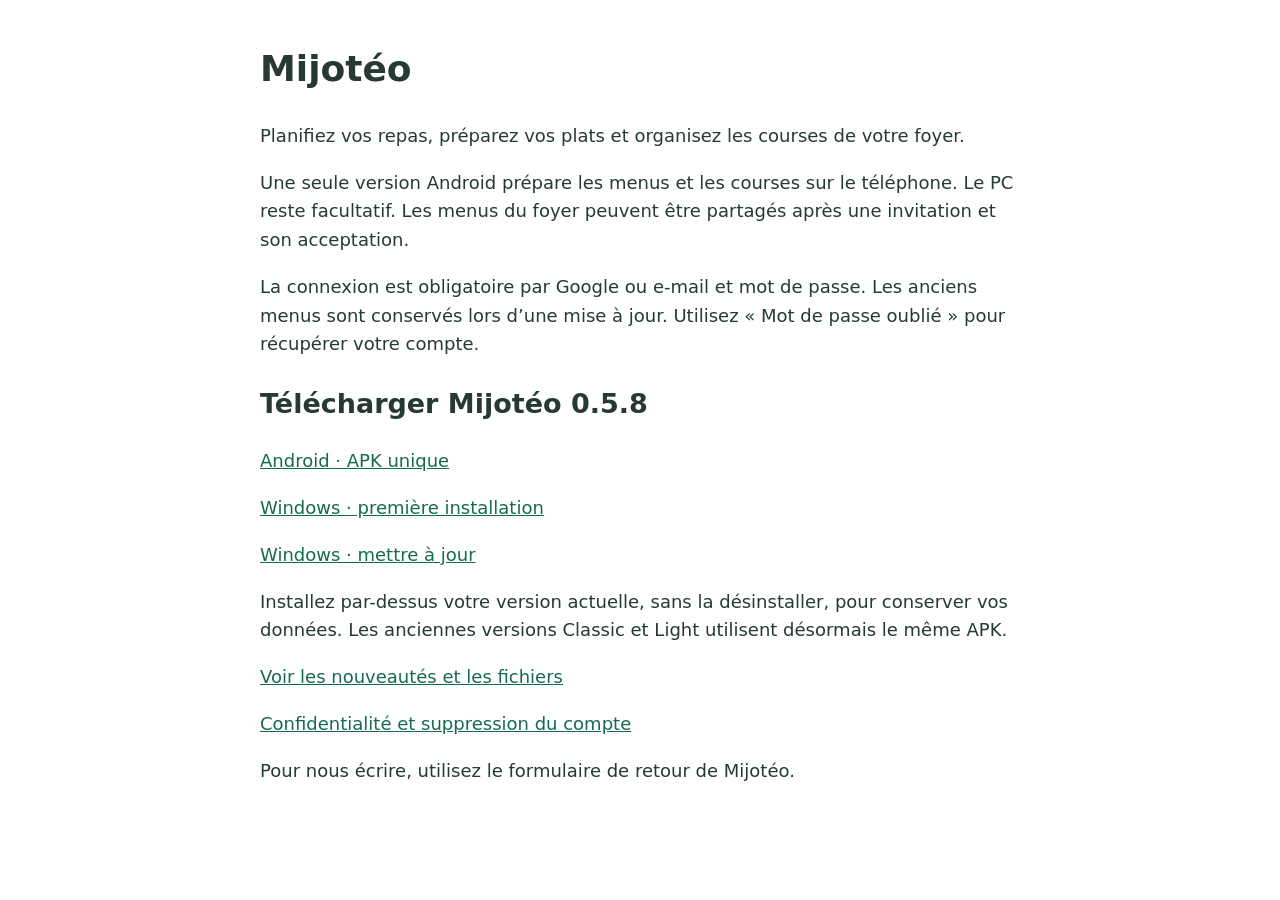
<file: index.html>
<!doctype html><html lang="fr"><meta charset="utf-8"><meta name="viewport" content="width=device-width,initial-scale=1"><title>Mijotéo</title><style>body{font:18px/1.6 system-ui;max-width:760px;margin:40px auto;padding:0 24px;color:#263a31}a{color:#176b4d}</style>
<h1>Mijotéo</h1><p>Planifiez vos repas, préparez vos plats et organisez les courses de votre foyer.</p>
<p>Une seule version Android prépare les menus et les courses sur le téléphone. Le PC reste facultatif. Les menus du foyer peuvent être partagés après une invitation et son acceptation.</p>
<p>La connexion est obligatoire par Google ou e-mail et mot de passe. Les anciens menus sont conservés lors d’une mise à jour. Utilisez « Mot de passe oublié » pour récupérer votre compte.</p>
<section aria-labelledby="downloads"><h2 id="downloads">Télécharger Mijotéo 0.5.8</h2>
<p><a href="https://github.com/Maxandtiti62/mijoteo-releases/releases/download/v0.5.8/Mijoteo-0.5.8-Android.apk">Android · APK unique</a></p>
<p><a href="https://github.com/Maxandtiti62/mijoteo-releases/releases/download/v0.5.8/Mijoteo-0.5.8-Windows.exe">Windows · première installation</a></p>
<p><a href="https://github.com/Maxandtiti62/mijoteo-releases/releases/download/v0.5.8/Mijoteo-0.5.8-Mise-a-jour-Windows.exe">Windows · mettre à jour</a></p>
<p>Installez par-dessus votre version actuelle, sans la désinstaller, pour conserver vos données. Les anciennes versions Classic et Light utilisent désormais le même APK.</p>
<p><a href="https://github.com/Maxandtiti62/mijoteo-releases/releases/tag/v0.5.8">Voir les nouveautés et les fichiers</a></p></section>
<p><a href="privacy.html">Confidentialité et suppression du compte</a></p>
<p>Pour nous écrire, utilisez le formulaire de retour de Mijotéo.</p>
</file>
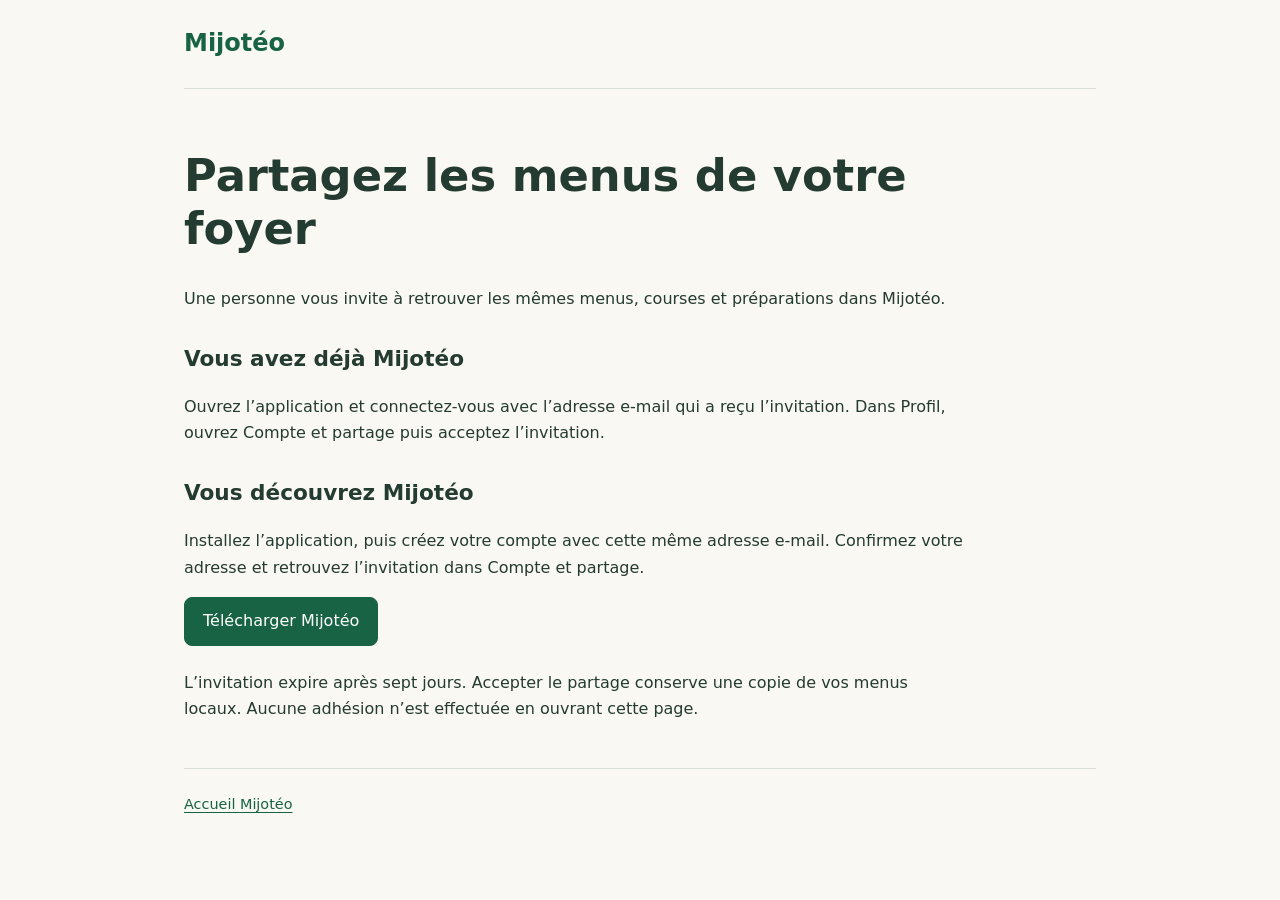
<file: invitation.html>
<!doctype html><html lang="fr"><head><meta charset="utf-8"><meta name="viewport" content="width=device-width,initial-scale=1"><meta name="referrer" content="no-referrer"><meta name="robots" content="noindex"><title>Votre invitation — Mijotéo</title><link rel="stylesheet" href="site.css"></head><body><header><a class="brand" href="index.html">Mijotéo</a></header><main id="main"><h1>Partagez les menus de votre foyer</h1><p>Une personne vous invite à retrouver les mêmes menus, courses et préparations dans Mijotéo.</p><section><h2>Vous avez déjà Mijotéo</h2><p>Ouvrez l’application et connectez-vous avec l’adresse e-mail qui a reçu l’invitation. Dans Profil, ouvrez Compte et partage puis acceptez l’invitation.</p></section><section><h2>Vous découvrez Mijotéo</h2><p>Installez l’application, puis créez votre compte avec cette même adresse e-mail. Confirmez votre adresse et retrouvez l’invitation dans Compte et partage.</p><p><a class="button" href="https://github.com/Maxandtiti62/mijoteo-releases/releases/latest" rel="noreferrer">Télécharger Mijotéo</a></p></section><section hidden id="fallback"><h2>Code de secours</h2><p>Si l’invitation n’apparaît pas, collez ce code dans « J’ai reçu un code d’invitation ». Dans les anciennes versions, ouvrez Foyer puis « Rejoindre un foyer ».</p><label for="code">Code d’invitation</label><input id="code" readonly autocomplete="off" style="width:100%;box-sizing:border-box;min-height:48px;font-size:16px"><button class="button" id="copy" type="button">Copier le code</button><p id="status" role="status"></p></section><p>L’invitation expire après sept jours. Accepter le partage conserve une copie de vos menus locaux. Aucune adhésion n’est effectuée en ouvrant cette page.</p></main><footer><a href="index.html">Accueil Mijotéo</a></footer><script src="invitation.js" defer></script></body></html>
</file>
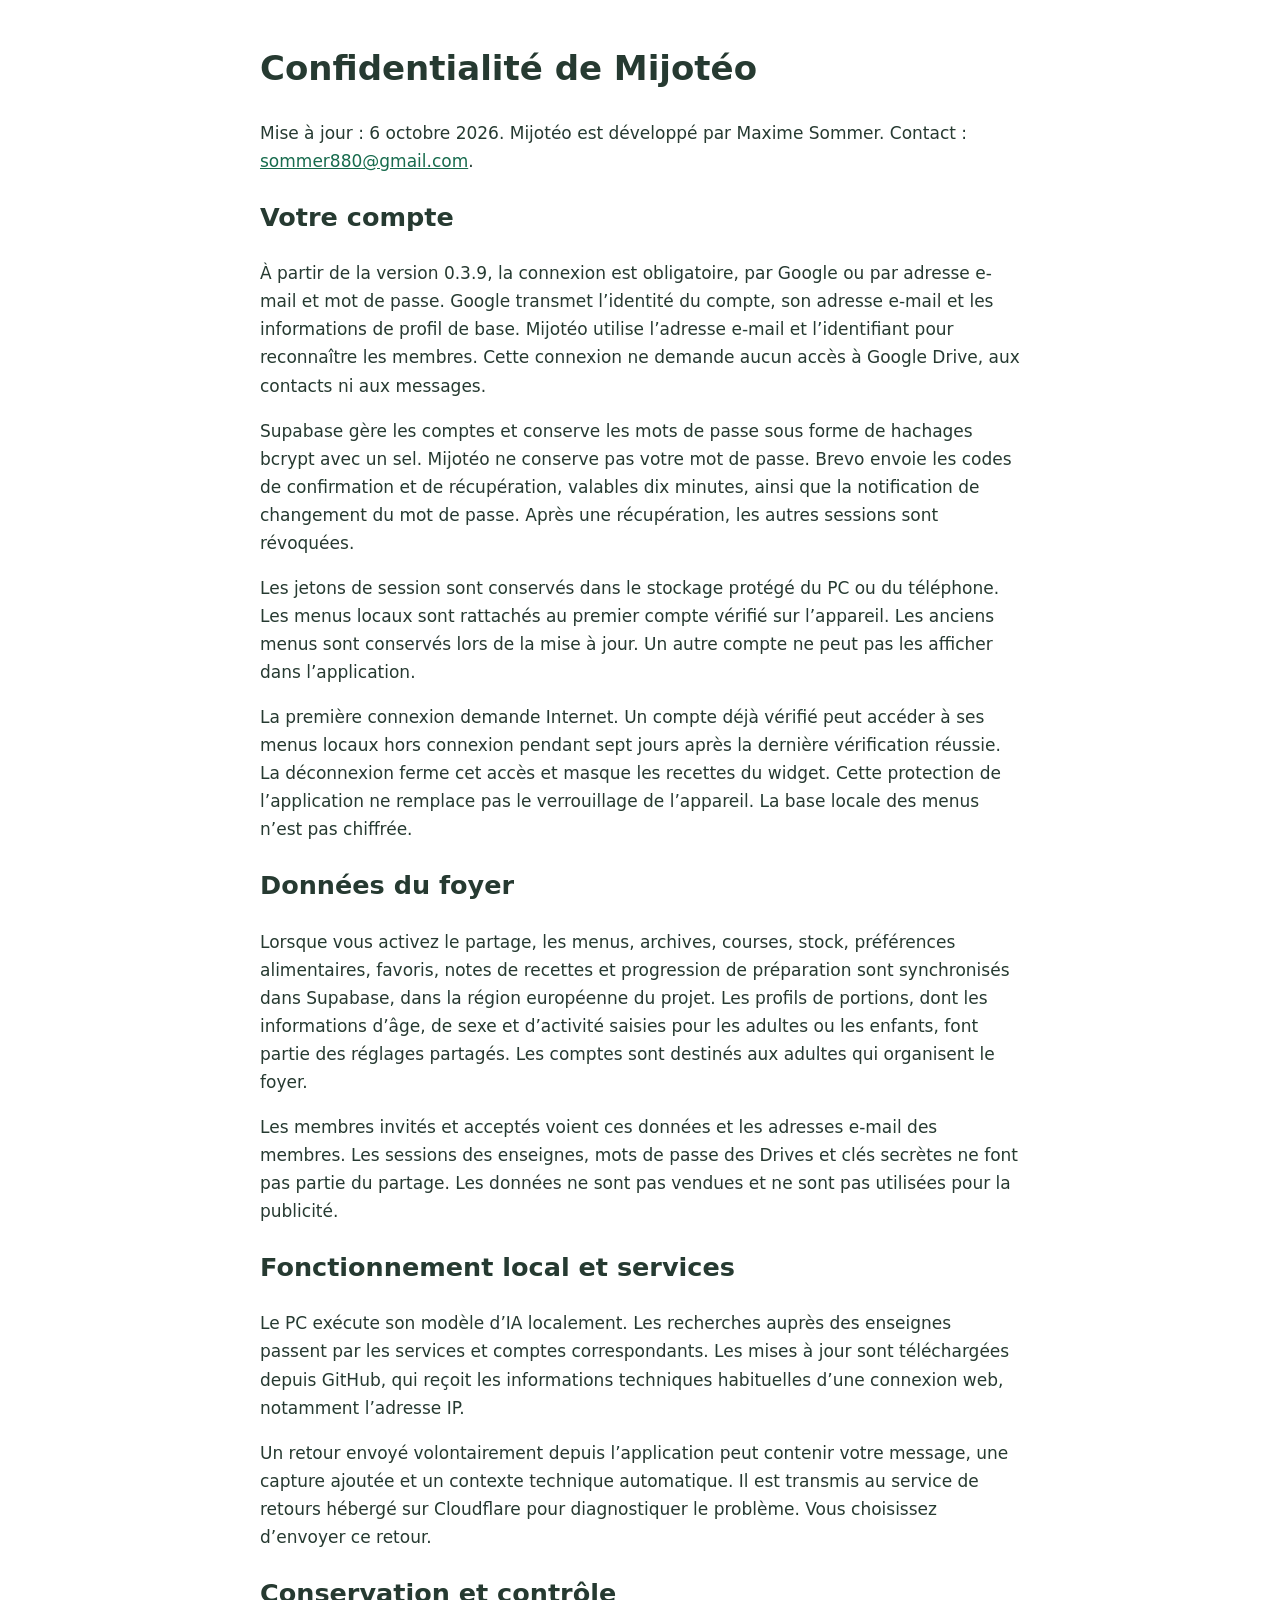
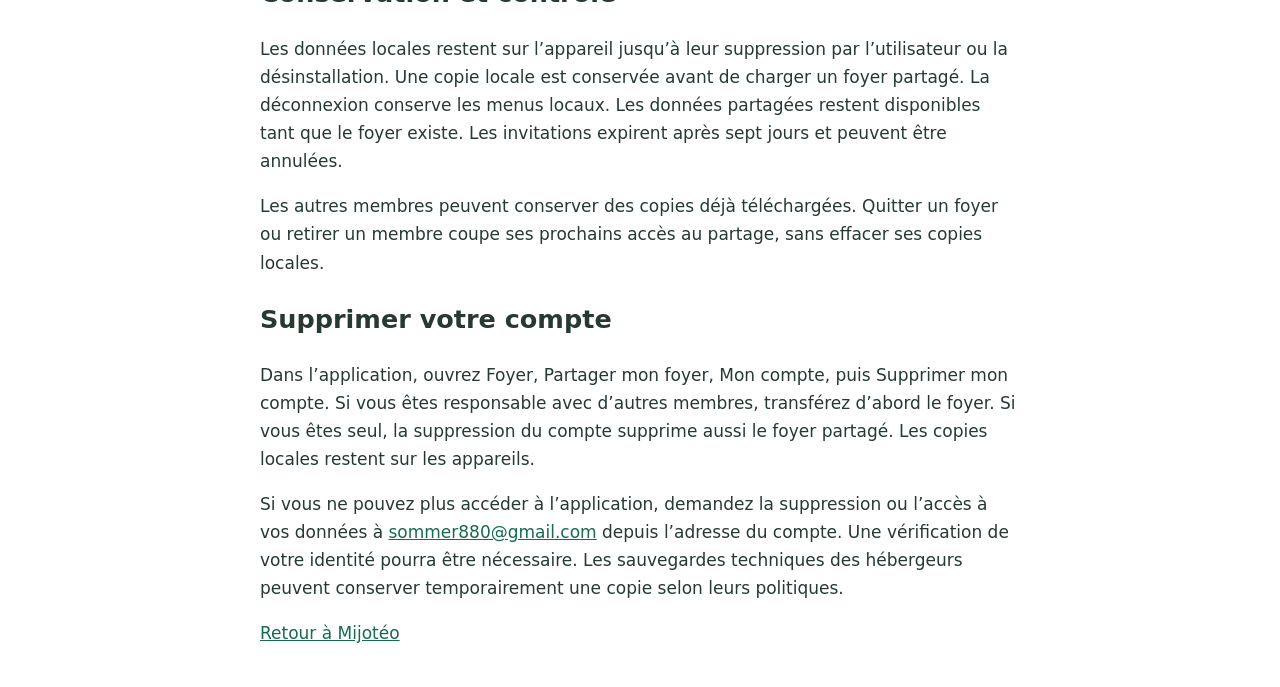
<file: privacy.html>
<!doctype html><html lang="fr"><meta charset="utf-8"><meta name="viewport" content="width=device-width,initial-scale=1"><title>Confidentialité — Mijotéo</title><style>body{font:17px/1.65 system-ui;max-width:760px;margin:40px auto;padding:0 24px;color:#263a31}a{color:#176b4d}</style>
<h1>Confidentialité de Mijotéo</h1><p>Mise à jour : 6 octobre 2026. Mijotéo est développé par Maxime Sommer. Contact : <a href="mailto:sommer880@gmail.com">sommer880@gmail.com</a>.</p>
<h2>Votre compte</h2><p>À partir de la version 0.3.9, la connexion est obligatoire, par Google ou par adresse e-mail et mot de passe. Google transmet l’identité du compte, son adresse e-mail et les informations de profil de base. Mijotéo utilise l’adresse e-mail et l’identifiant pour reconnaître les membres. Cette connexion ne demande aucun accès à Google Drive, aux contacts ni aux messages.</p>
<p>Supabase gère les comptes et conserve les mots de passe sous forme de hachages bcrypt avec un sel. Mijotéo ne conserve pas votre mot de passe. Brevo envoie les codes de confirmation et de récupération, valables dix minutes, ainsi que la notification de changement du mot de passe. Après une récupération, les autres sessions sont révoquées.</p>
<p>Les jetons de session sont conservés dans le stockage protégé du PC ou du téléphone. Les menus locaux sont rattachés au premier compte vérifié sur l’appareil. Les anciens menus sont conservés lors de la mise à jour. Un autre compte ne peut pas les afficher dans l’application.</p>
<p>La première connexion demande Internet. Un compte déjà vérifié peut accéder à ses menus locaux hors connexion pendant sept jours après la dernière vérification réussie. La déconnexion ferme cet accès et masque les recettes du widget. Cette protection de l’application ne remplace pas le verrouillage de l’appareil. La base locale des menus n’est pas chiffrée.</p>
<h2>Données du foyer</h2><p>Lorsque vous activez le partage, les menus, archives, courses, stock, préférences alimentaires, favoris, notes de recettes et progression de préparation sont synchronisés dans Supabase, dans la région européenne du projet. Les profils de portions, dont les informations d’âge, de sexe et d’activité saisies pour les adultes ou les enfants, font partie des réglages partagés. Les comptes sont destinés aux adultes qui organisent le foyer.</p>
<p>Les membres invités et acceptés voient ces données et les adresses e-mail des membres. Les sessions des enseignes, mots de passe des Drives et clés secrètes ne font pas partie du partage. Les données ne sont pas vendues et ne sont pas utilisées pour la publicité.</p>
<h2>Fonctionnement local et services</h2><p>Le PC exécute son modèle d’IA localement. Les recherches auprès des enseignes passent par les services et comptes correspondants. Les mises à jour sont téléchargées depuis GitHub, qui reçoit les informations techniques habituelles d’une connexion web, notamment l’adresse IP.</p>
<p>Un retour envoyé volontairement depuis l’application peut contenir votre message, une capture ajoutée et un contexte technique automatique. Il est transmis au service de retours hébergé sur Cloudflare pour diagnostiquer le problème. Vous choisissez d’envoyer ce retour.</p>
<h2>Conservation et contrôle</h2><p>Les données locales restent sur l’appareil jusqu’à leur suppression par l’utilisateur ou la désinstallation. Une copie locale est conservée avant de charger un foyer partagé. La déconnexion conserve les menus locaux. Les données partagées restent disponibles tant que le foyer existe. Les invitations expirent après sept jours et peuvent être annulées.</p>
<p>Les autres membres peuvent conserver des copies déjà téléchargées. Quitter un foyer ou retirer un membre coupe ses prochains accès au partage, sans effacer ses copies locales.</p>
<h2>Supprimer votre compte</h2><p>Dans l’application, ouvrez Foyer, Partager mon foyer, Mon compte, puis Supprimer mon compte. Si vous êtes responsable avec d’autres membres, transférez d’abord le foyer. Si vous êtes seul, la suppression du compte supprime aussi le foyer partagé. Les copies locales restent sur les appareils.</p>
<p>Si vous ne pouvez plus accéder à l’application, demandez la suppression ou l’accès à vos données à <a href="mailto:sommer880@gmail.com">sommer880@gmail.com</a> depuis l’adresse du compte. Une vérification de votre identité pourra être nécessaire. Les sauvegardes techniques des hébergeurs peuvent conserver temporairement une copie selon leurs politiques.</p>
<p><a href="index.html">Retour à Mijotéo</a></p>
</file>
<file: site.css>
:root { color-scheme: light; font-family: system-ui, sans-serif; color: #243b31; background: #faf8f2; line-height: 1.65; }
* { box-sizing: border-box; }
body { max-width: 960px; margin: auto; padding: 0 24px; }
header { display: flex; align-items: center; justify-content: space-between; gap: 20px; padding: 24px 0; border-bottom: 1px solid #d8dfd8; }
nav, .actions { display: flex; flex-wrap: wrap; gap: 12px 22px; }
.brand { font-size: 1.5rem; font-weight: 750; text-decoration: none; }
a { color: #176344; text-underline-offset: 3px; overflow-wrap: anywhere; }
a:hover { color: #10492f; }
main { padding: 30px 0; }
h1 { font-size: clamp(1.9rem, 5vw, 2.8rem); line-height: 1.2; max-width: 740px; }
h2 { font-size: 1.35rem; margin-top: 28px; }
h3 { font-size: 1.1rem; }
p, li { max-width: 780px; }
section { margin: 24px 0; }
footer { border-top: 1px solid #d8dfd8; padding: 24px 0 40px; font-size: .9rem; }
footer p { color: #506457; }
.notice { padding: 16px 20px; background: #fff4d9; border-left: 4px solid #966817; border-radius: 4px; }
.box, article.message { background: #fff; padding: 18px 20px; border: 1px solid #d8dfd8; border-radius: 12px; margin: 16px 0; }
.button, button { display: inline-block; padding: 10px 18px; border: 1px solid #176344; border-radius: 8px; background: #176344; color: #fff; font: inherit; text-decoration: none; cursor: pointer; min-height: 44px; }
.button:hover, button:hover { background: #10492f; color: #fff; }
button.secondary { background: transparent; color: #176344; }
button:disabled { opacity: .65; cursor: wait; }
label { display: block; margin-top: 16px; font-weight: 600; }
input, textarea, select { display: block; width: 100%; max-width: 700px; margin: 6px 0 18px; padding: 10px 12px; background: #fff; color: inherit; border: 1px solid #789184; border-radius: 8px; font: inherit; }
textarea { min-height: 120px; resize: vertical; }
input[type=checkbox] { display: inline; width: auto; margin-right: 8px; }
.actions { margin: 16px 0; }
:focus-visible { outline: 3px solid #956515; outline-offset: 3px; }
[hidden] { display: none !important; }
.skip { position: absolute; top: -100px; background: #fff; padding: 10px; z-index: 2; }
.skip:focus { top: 8px; }
table { width: 100%; border-collapse: collapse; }
td, th { padding: 12px; border-bottom: 1px solid #d8dfd8; text-align: left; vertical-align: top; }
th { background: #eef3eb; }
.table-scroll { overflow-x: auto; }
.message p { white-space: pre-wrap; overflow-wrap: anywhere; margin: 8px 0 0; }
.message small { color: #506457; }
.message.admin { border-left: 4px solid #176344; }
.help { color: #506457; font-size: .95rem; }
.error { color: #932925; }
dt { font-weight: 650; margin-top: 12px; }
dd { margin-left: 0; overflow-wrap: anywhere; }
@media (max-width: 540px) { body { padding: 0 18px; } header { align-items: flex-start; flex-direction: column; gap: 12px; } main { padding-top: 16px; } .actions > button { flex: 1 1 180px; } td, th { padding: 9px; } }
</file>
